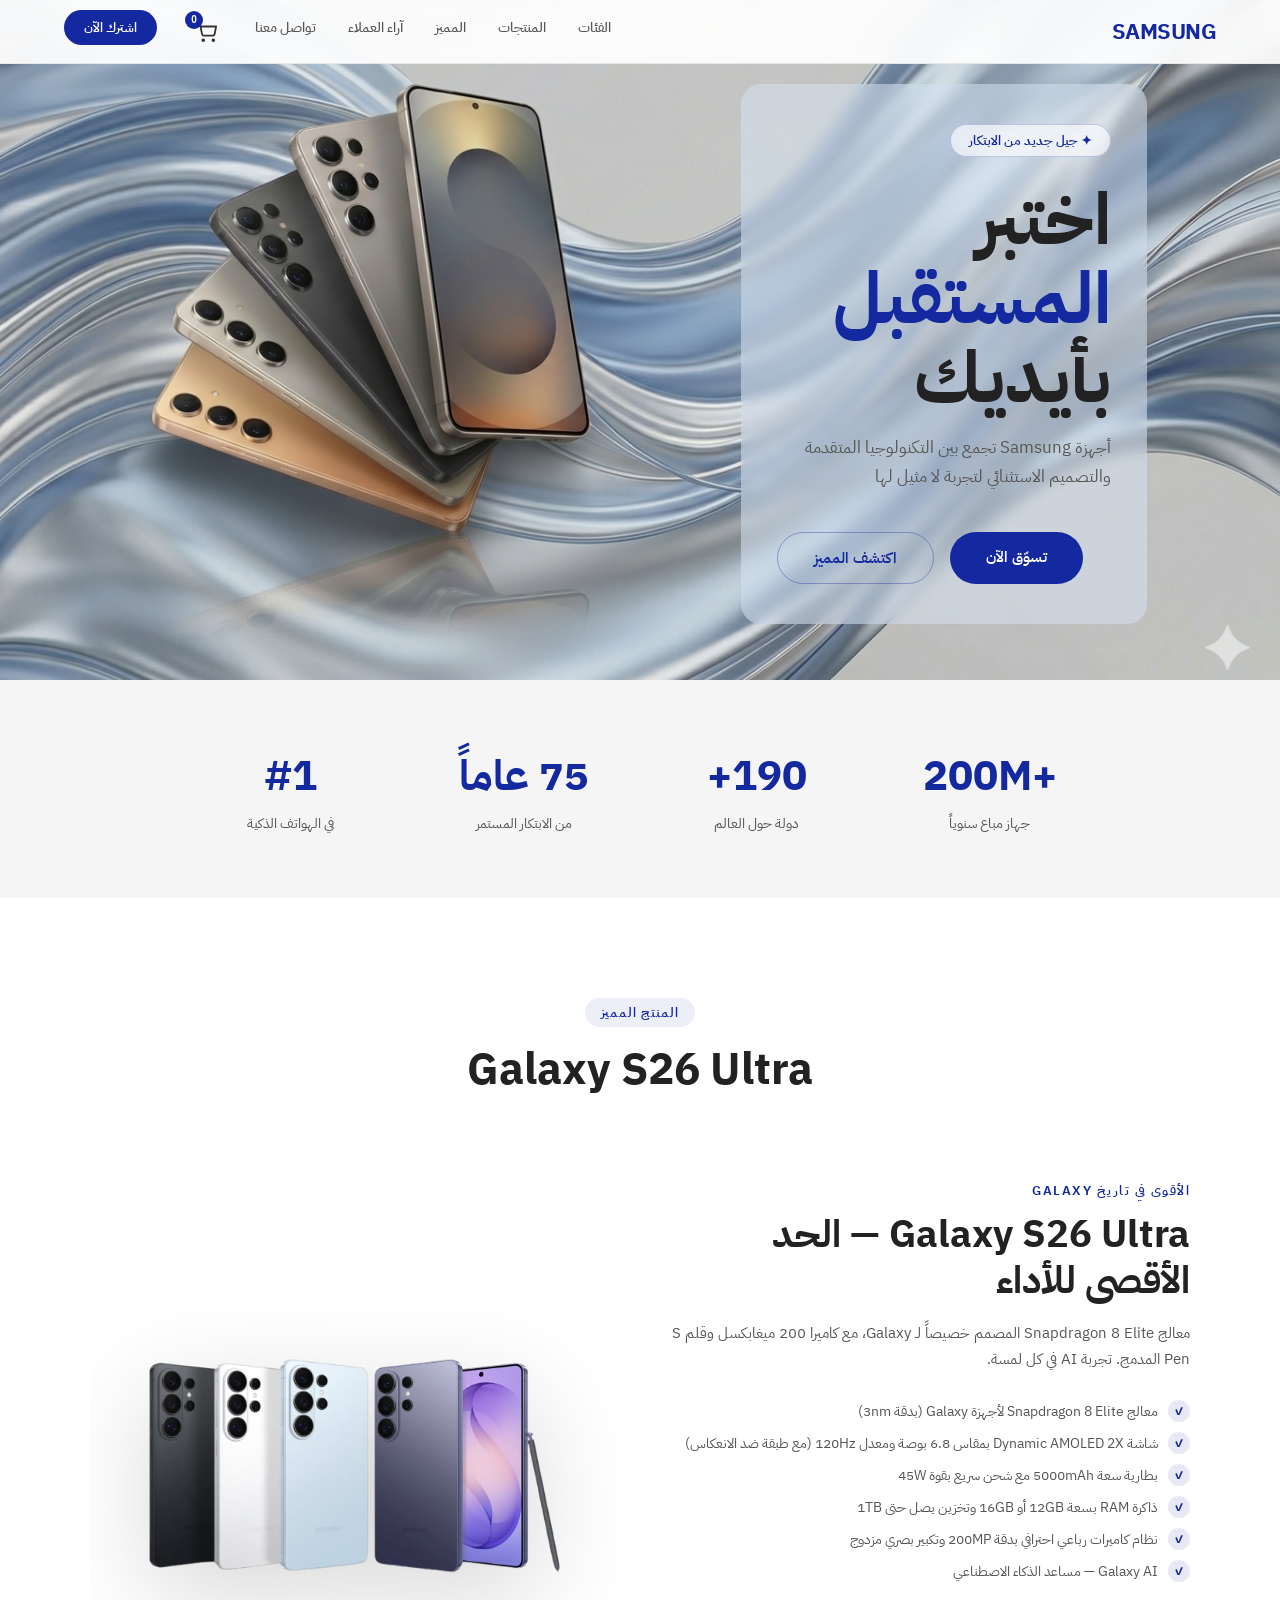
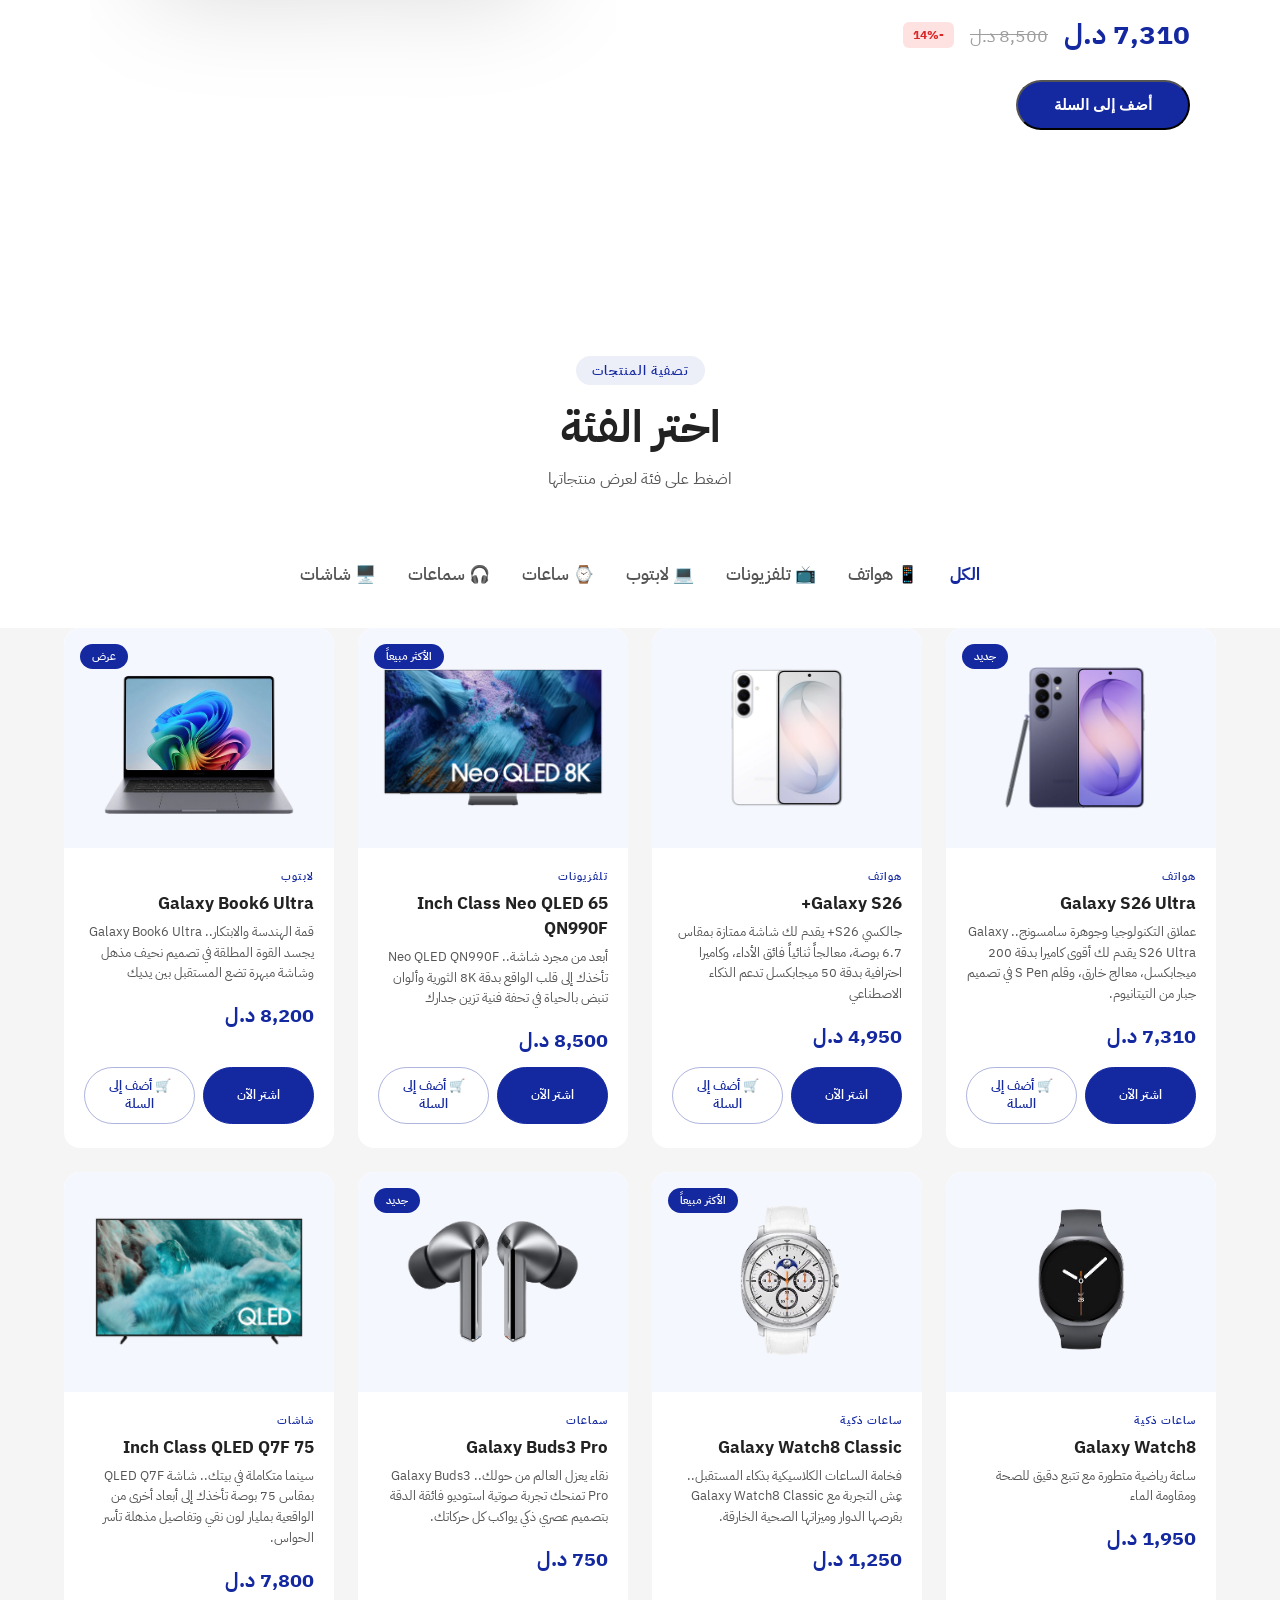
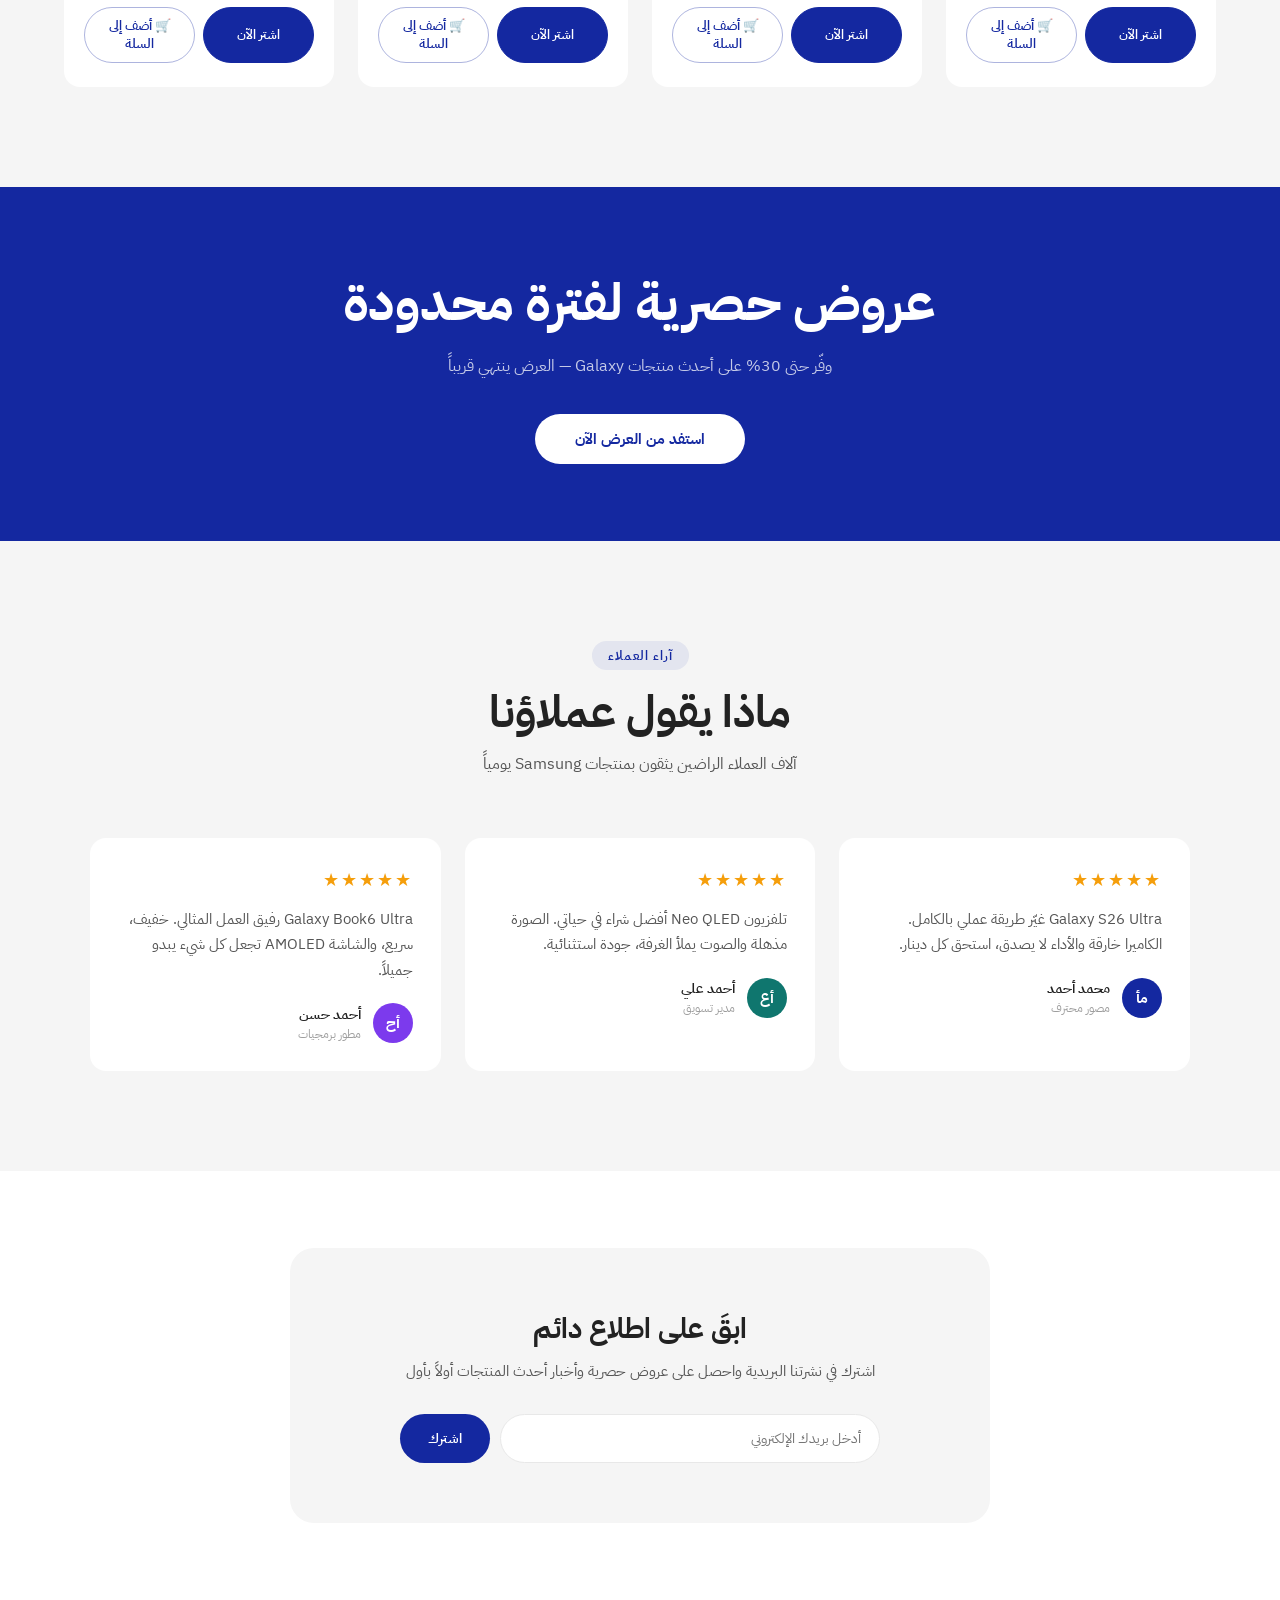
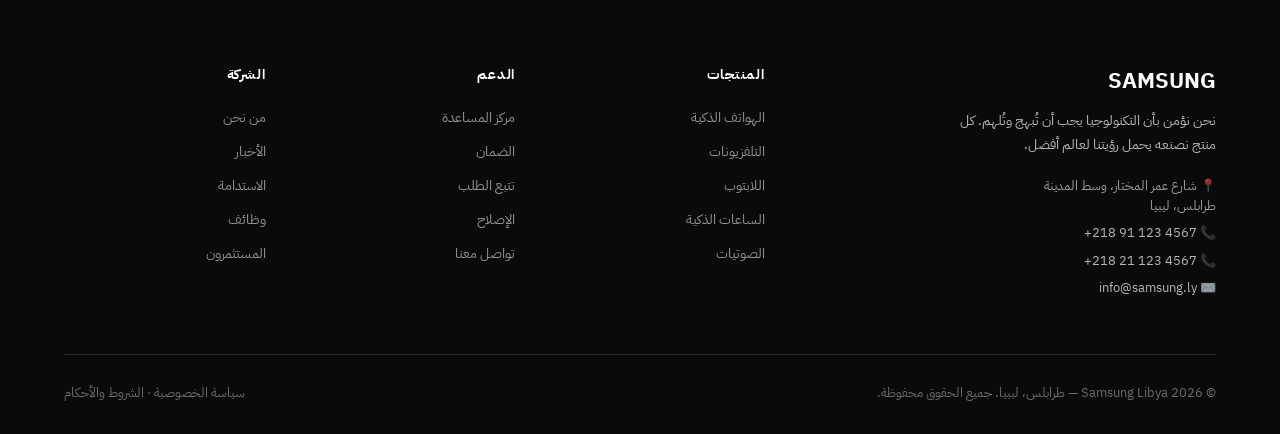
<file: index.html>
<!DOCTYPE html>
<html lang="ar" dir="rtl">
<head>
  <meta charset="UTF-8">
  <meta name="viewport" content="width=device-width, initial-scale=1.0">
  <meta name="description" content="سامسونج - اكتشف أحدث منتجات Samsung من هواتف وتلفزيونات وأجهزة منزلية">
  <meta name="keywords" content="Samsung, سامسونج, هواتف, تلفزيون, أجهزة">
  <meta name="author" content="Samsung Store">
  <title>Samsung - اكتشف الابتكار</title>
  <link rel="preconnect" href="https://fonts.googleapis.com">
  <link href="https://fonts.googleapis.com/css2?family=IBM+Plex+Sans+Arabic:wght@300;400;500;600;700&display=swap" rel="stylesheet">
  <link rel="stylesheet" href="style.css">

</head>
<body>

  <!-- SVG symbols (hidden) -->
  <svg xmlns="http://www.w3.org/2000/svg" style="display:none">
    <symbol id="icon-cart" viewBox="0 0 24 24" fill="none" stroke="currentColor" stroke-width="2" stroke-linecap="round" stroke-linejoin="round">
      <circle cx="9" cy="21" r="1"/><circle cx="20" cy="21" r="1"/>
      <path d="M1 1h4l2.68 13.39a2 2 0 0 0 2 1.61h9.72a2 2 0 0 0 2-1.61L23 6H6"/>
    </symbol>
  </svg>

  <!-- NAVBAR -->
  <nav>
    <a href="#" class="nav-logo">SAMSUNG</a>
    <ul class="nav-links">
      <li><a href="#categories">الفئات</a></li>
      <li><a href="#categories">المنتجات</a></li>
      <li><a href="#featured">المميز</a></li>
      <li><a href="#testimonials">آراء العملاء</a></li>
      <li><a href="contact.html" target="_blank">تواصل معنا</a></li>
      <li>
        <button class="cart-btn" onclick="toggleCart()" aria-label="السلة">
          <svg width="22" height="22"><use href="#icon-cart"/></svg>
          <span class="cart-count" id="cart-count">0</span>
        </button>
      </li>
      <li><a href="#newsletter" class="nav-cta">اشترك الآن</a></li>
    </ul>
    <!-- زر الجوال: السلة + ☰ -->
    <div class="mob-nav-right">
      <button class="cart-btn" onclick="toggleCart()" aria-label="السلة">
        <svg width="22" height="22"><use href="#icon-cart"/></svg>
        <span class="cart-count" id="cart-count-mob">0</span>
      </button>
      <button class="nav-toggle" id="nav-toggle" onclick="toggleMenu()">☰</button>
    </div>
  </nav>

  <!-- MOBILE MENU -->
  <div class="mobile-menu" id="mobile-menu">
    <ul>
      <li><a href="#categories" onclick="closeMenu()">المنتجات</a></li>
      <li><a href="#featured" onclick="closeMenu()">المميز</a></li>
      <li><a href="#testimonials" onclick="closeMenu()">آراء العملاء</a></li>
      <li><a href="contact.html" target="_blank" onclick="closeMenu()">تواصل معنا</a></li>
    </ul>
    <a href="#newsletter" class="mob-cta" onclick="closeMenu()">اشترك الآن</a>
  </div>

  <!-- HERO -->
  <section class="hero">
    <img src="2.png" alt="" class="hero-bg-full" />
    <div class="hero-inner">
      <div class="hero-content">
        <span class="hero-badge">✦ جيل جديد من الابتكار</span>
        <h1>اختبر <span>المستقبل</span><br>بأيديك</h1>
        <p>أجهزة Samsung تجمع بين التكنولوجيا المتقدمة والتصميم الاستثنائي لتجربة لا مثيل لها</p>
        <div class="hero-buttons">
          <a href="#products" class="btn-primary">تسوّق الآن</a>
          <a href="#featured" class="btn-outline">اكتشف المميز</a>
        </div>
      </div>
    </div>
  </section>

  <!-- STATS -->
  <div class="stats">
    <div class="stats-grid">
      <div class="stat-item">
        <h3>+200M</h3>
        <p>جهاز مباع سنوياً</p>
      </div>
      <div class="stat-item">
        <h3>190+</h3>
        <p>دولة حول العالم</p>
      </div>
      <div class="stat-item">
        <h3>75 عاماً</h3>
        <p>من الابتكار المستمر</p>
      </div>
      <div class="stat-item">
        <h3>#1</h3>
        <p>في الهواتف الذكية</p>
      </div>
    </div>
  </div>


  <!-- FEATURED PRODUCT -->
  <section class="featured" id="featured">
    <div class="section-header">
      <span class="section-tag">المنتج المميز</span>
      <h2 class="section-title">Galaxy S26 Ultra</h2>
    </div>
    <div class="featured-grid">
      <div class="featured-info">
        <h3>الأقوى في تاريخ Galaxy</h3>
        <h2>Galaxy S26 Ultra — الحد الأقصى للأداء</h2>
        <p>معالج Snapdragon 8 Elite المصمم خصيصاً لـ Galaxy، مع كاميرا 200 ميغابكسل وقلم S Pen المدمج. تجربة AI في كل لمسة.</p>
        <ul class="specs-list">
          <li>معالج Snapdragon 8 Elite لأجهزة Galaxy (بدقة 3nm)</li>
          <li>شاشة Dynamic AMOLED 2X بمقاس 6.8 بوصة ومعدل 120Hz (مع طبقة ضد الانعكاس)</li>
          <li>بطارية سعة 5000mAh مع شحن سريع بقوة 45W</li>
          <li>ذاكرة RAM بسعة 12GB أو 16GB وتخزين يصل حتى 1TB</li>
          <li>نظام كاميرات رباعي احترافي بدقة 200MP وتكبير بصري مزدوج</li>
          <li>Galaxy AI — مساعد الذكاء الاصطناعي</li>
        </ul>
        <div class="price-row">
          <span class="price">7,310 د.ل</span>
          <span class="price-old">8,500 د.ل</span>
          <span class="discount-badge">-14%</span>
        </div>
        <button type="button" class="btn-primary featured-cart-btn">أضف إلى السلة</button>
      </div>
      <div class="featured-visual">
        <img src="Lineup-removebg-preview.png" alt="Lineup-removebg-preview" class="featured-product-img" />
      </div>
    </div>
  </section>
<!-- FILTER / CATEGORIES SECTION -->
  <span id="products" style="display:none;"></span>
  <section class="search-section" id="categories">
    <div class="section-header">
      <span class="section-tag">تصفية المنتجات</span>
      <h2 class="section-title">اختر الفئة</h2>
      <p class="section-sub">اضغط على فئة لعرض منتجاتها</p>
    </div>
    <div class="search-box">
      <div class="filter-tabs">
        <button class="filter-tab filter-tab-active" onclick="filterProducts('all', event)">الكل</button>
        <button class="filter-tab" onclick="filterProducts('phones', event)">📱 هواتف</button>
        <button class="filter-tab" onclick="filterProducts('tv', event)">📺 تلفزيونات</button>
        <button class="filter-tab" onclick="filterProducts('laptop', event)">💻 لابتوب</button>
        <button class="filter-tab" onclick="filterProducts('watch', event)">⌚ ساعات</button>
        <button class="filter-tab" onclick="filterProducts('audio', event)">🎧 سماعات</button>
        <button class="filter-tab" onclick="filterProducts('screen', event)">🖥️ شاشات</button>
      </div>
    </div>
  </section>

  <!-- PRODUCTS GRID -->
  <section class="products" style="padding-top: 0;">
    <div class="products-grid" id="productsGrid">

      <!-- هواتف -->
      <div class="product-card" data-cat="phones">
        <div class="card-visual card-visual-img">
          <span class="card-badge">جديد</span>
          <img
            src="s26u.jpg"
            alt="s26u"
            class="card-product-img"
          >
        </div>
        <div class="card-body">
          <div class="card-category">هواتف</div>
          <div class="card-title">Galaxy S26 Ultra</div>
          <div class="card-desc">عملاق التكنولوجيا وجوهرة سامسونج.. Galaxy S26 Ultra يقدم لك أقوى كاميرا بدقة 200 ميجابكسل، معالج خارق، وقلم S Pen في تصميم جبار من التيتانيوم.</div>
          <div class="card-price-row"><span class="card-price">7,310 د.ل</span></div>
          <div class="card-footer">
            <a href="#" class="card-btn card-btn-buy">اشتر الآن</a>
            <button class="card-btn card-btn-cart">🛒 أضف إلى السلة</button>
          </div>
        </div>
      </div>

      <div class="product-card" data-cat="phones">
        <div class="card-visual card-visual-img">
          <img
            src="s26p.jpg"
            alt="s26p"
            class="card-product-img"
          >
        </div>
        <div class="card-body">
          <div class="card-category">هواتف</div>
          <div class="card-title">Galaxy S26+</div>
          <div class="card-desc">جالكسي S26+ يقدم لك شاشة ممتازة بمقاس 6.7 بوصة، معالجاً ثنائياً فائق الأداء، وكاميرا احترافية بدقة 50 ميجابكسل تدعم الذكاء الاصطناعي</div>
          <div class="card-price-row"><span class="card-price">4,950 د.ل</span></div>
          <div class="card-footer">
            <a href="#" class="card-btn card-btn-buy">اشتر الآن</a>
            <button class="card-btn card-btn-cart">🛒 أضف إلى السلة</button>
          </div>
        </div>
      </div>

      <!-- تلفزيونات -->
      <div class="product-card" data-cat="tv">
        <div class="card-visual card-visual-img">
          <span class="card-badge">الأكثر مبيعاً</span>
          <img
            src="nqled.png"
            alt="nqled"
            class="card-product-img"
          >
        </div>
        <div class="card-body">
          <div class="card-category">تلفزيونات</div>
          <div class="card-title">65 Inch Class Neo QLED QN990F</div>
          <div class="card-desc">أبعد من مجرد شاشة.. Neo QLED QN990F تأخذك إلى قلب الواقع بدقة 8K الثورية وألوان تنبض بالحياة في تحفة فنية تزين جدارك</div>
          <div class="card-price-row"><span class="card-price">8,500 د.ل</span></div>
          <div class="card-footer">
            <a href="#" class="card-btn card-btn-buy">اشتر الآن</a>
            <button class="card-btn card-btn-cart">🛒 أضف إلى السلة</button>
          </div>
        </div>
      </div>

      <!-- لابتوب -->
      <div class="product-card" data-cat="laptop">
        <div class="card-visual card-visual-img">
          <span class="card-badge">عرض</span>
          <img
            src="us-galaxy-book6-ultra-16-inch-np960ujhe-np960ujh-xg2us-551616194-removebg-preview.png"
            alt="us-galaxy-book6-ultra-16-inch-np960ujhe-np960ujh-xg2us-551616194-removebg-preview"
            class="card-product-img"
          >
        </div>
        <div class="card-body">
          <div class="card-category">لابتوب</div>
          <div class="card-title">Galaxy Book6 Ultra</div>
          <div class="card-desc">قمة الهندسة والابتكار.. Galaxy Book6 Ultra يجسد القوة المطلقة في تصميم نحيف مذهل وشاشة مبهرة تضع المستقبل بين يديك</div>
          <div class="card-price-row"><span class="card-price">8,200 د.ل</span></div>
          <div class="card-footer">
            <a href="#" class="card-btn card-btn-buy">اشتر الآن</a>
            <button class="card-btn card-btn-cart">🛒 أضف إلى السلة</button>
          </div>
        </div>
      </div>

      <!-- ساعات -->
      <div class="product-card" data-cat="watch">
        <div class="card-visual card-visual-img card-visual-video"
             onmouseenter="playCardVideo(this)"
             onmouseleave="pauseCardVideo(this)">
          <img
            src="videoframe_10000-removebg-preview.png"
            alt="videoframe_10000"
            class="card-product-img card-img-default"
          >
          <video
            src="watch-ultra.mp4"
            class="card-product-video"
            muted
            playsinline
            loop
            preload="none"
          ></video>
        </div>
        <div class="card-body">
          <div class="card-category">ساعات ذكية</div>
          <div class="card-title">Galaxy Watch8</div>
          <div class="card-desc">ساعة رياضية متطورة مع تتبع دقيق للصحة ومقاومة الماء</div>
          <div class="card-price-row"><span class="card-price">1,950 د.ل</span></div>
          <div class="card-footer">
            <a href="#" class="card-btn card-btn-buy">اشتر الآن</a>
            <button class="card-btn card-btn-cart">🛒 أضف إلى السلة</button>
          </div>
        </div>
      </div>

      <div class="product-card" data-cat="watch">
        <div class="card-visual card-visual-img card-visual-video"
             onmouseenter="playCardVideo(this)"
             onmouseleave="pauseCardVideo(this)">
          <span class="card-badge">الأكثر مبيعاً</span>
          <img
            src="videoframe_10000__12_-removebg-preview.png"
            alt="Galaxy Watch8 Classic"
            class="card-product-img card-img-default watch-img"
          >
          <video
            src="11_Watch8-Classic-White-46mm-800x600.mp4"
            class="card-product-video"
            muted
            playsinline
            loop
            preload="none"
          ></video>
        </div>
        <div class="card-body">
          <div class="card-category">ساعات ذكية</div>
          <div class="card-title">Galaxy Watch8 Classic</div>
          <div class="card-desc" >فخامة الساعات الكلاسيكية بذكاء المستقبل.. عِش التجربة مع Galaxy Watch8 Classic بقرصها الدوار وميزاتها الصحية الخارقة.</div>
          <div class="card-price-row"><span class="card-price">1,250 د.ل</span></div>
          <div class="card-footer">
            <a href="#" class="card-btn card-btn-buy">اشتر الآن</a>
            <button class="card-btn card-btn-cart">🛒 أضف إلى السلة</button>
          </div>
        </div>
      </div>

      <!-- سماعات -->
      <div class="product-card" data-cat="audio">
        <div class="card-visual card-visual-img">
          <span class="card-badge">جديد</span>
          <img
            src="qa1-removebg-preview.png"
            alt="Galaxy Buds3 Pro"
            class="card-product-img"
          >
        </div>
        <div class="card-body">
          <div class="card-category">سماعات</div>
          <div class="card-title">Galaxy Buds3 Pro</div>
          <div class="card-desc">نقاء يعزل العالم من حولك.. Galaxy Buds3 Pro تمنحك تجربة صوتية استوديو فائقة الدقة بتصميم عصري ذكي يواكب كل حركاتك.</div>
          <div class="card-price-row"><span class="card-price">750 د.ل</span></div>
          <div class="card-footer">
            <a href="#" class="card-btn card-btn-buy">اشتر الآن</a>
            <button class="card-btn card-btn-cart">🛒 أضف إلى السلة</button>
          </div>
        </div>
      </div>

      <!-- شاشات -->
      <div class="product-card" data-cat="screen">
        <div class="card-visual card-visual-img">
          <img
            src="us-qled-q7f-543508-qn75q7faafxza-545864238.png"
            alt="75 Inch Class QLED Q7F"
            class="card-product-img odyssey-img"
          >
        </div>
        <div class="card-body">
          <div class="card-category">شاشات</div>
          <div class="card-title">75 Inch Class QLED Q7F</div>
          <div class="card-desc">سينما متكاملة في بيتك.. شاشة QLED Q7F بمقاس 75 بوصة تأخذك إلى أبعاد أخرى من الواقعية بمليار لون نقي وتفاصيل مذهلة تأسر الحواس.</div>
          <div class="card-price-row"><span class="card-price">7,800 د.ل</span></div>
          <div class="card-footer">
            <a href="#" class="card-btn card-btn-buy">اشتر الآن</a>
            <button class="card-btn card-btn-cart">🛒 أضف إلى السلة</button>
          </div>
        </div>
      </div>

    </div>
  </section>

  <!-- PROMO BANNER -->
  <section class="promo-banner">
    <h2>عروض حصرية لفترة محدودة</h2>
    <p>وفّر حتى 30% على أحدث منتجات Galaxy — العرض ينتهي قريباً</p>
    <a href="#products" class="btn-white">استفد من العرض الآن</a>
  </section>

  <!-- TESTIMONIALS -->
  <section class="testimonials" id="testimonials">
    <div class="section-header">
      <span class="section-tag">آراء العملاء</span>
      <h2 class="section-title">ماذا يقول عملاؤنا</h2>
      <p class="section-sub">آلاف العملاء الراضين يثقون بمنتجات Samsung يومياً</p>
    </div>
    <div class="t-grid">
      <div class="t-card">
        <div class="t-stars">★★★★★</div>
        <p class="t-text">Galaxy S26 Ultra غيّر طريقة عملي بالكامل. الكاميرا خارقة والأداء لا يصدق، استحق كل دينار.</p>
        <div class="t-author">
          <div class="t-avatar" style="background: var(--blue);">مأ</div>
          <div>
            <div class="t-name">محمد أحمد</div>
            <div class="t-role">مصور محترف</div>
          </div>
        </div>
      </div>
      <div class="t-card">
        <div class="t-stars">★★★★★</div>
        <p class="t-text">تلفزيون Neo QLED أفضل شراء في حياتي. الصورة مذهلة والصوت يملأ الغرفة، جودة استثنائية.</p>
        <div class="t-author">
          <div class="t-avatar" style="background: #0f766e;">أع</div>
          <div>
            <div class="t-name">أحمد علي</div>
            <div class="t-role">مدير تسويق</div>
          </div>
        </div>
      </div>
      <div class="t-card">
        <div class="t-stars">★★★★★</div>
        <p class="t-text">Galaxy Book6 Ultra رفيق العمل المثالي. خفيف، سريع، والشاشة AMOLED تجعل كل شيء يبدو جميلاً.</p>
        <div class="t-author">
          <div class="t-avatar" style="background: #7c3aed;">أح</div>
          <div>
            <div class="t-name">أحمد حسن</div>
            <div class="t-role">مطور برمجيات</div>
          </div>
        </div>
      </div>
    </div>
  </section>

  <!-- NEWSLETTER -->
  <section class="newsletter" id="newsletter">
    <div class="newsletter-box">
      <h2>ابقَ على اطلاع دائم</h2>
      <p>اشترك في نشرتنا البريدية واحصل على عروض حصرية وأخبار أحدث المنتجات أولاً بأول</p>
      <div class="form-row">
        <input type="email" placeholder="أدخل بريدك الإلكتروني">
        <button type="button">اشترك</button>
      </div>
    </div>
  </section>

  <!-- FOOTER -->
  <footer>
    <div class="footer-grid">
      <div class="footer-brand">
        <h3>SAMSUNG</h3>
        <p>نحن نؤمن بأن التكنولوجيا يجب أن تُبهج وتُلهم. كل منتج نصنعه يحمل رؤيتنا لعالم أفضل.</p>
        <address class="footer-address">
          <p>📍 شارع عمر المختار، وسط المدينة<br>طرابلس، ليبيا</p>
          <p>📞 <a href="tel:+218911234567">‎+218 91 123 4567</a></p>
          <p>📞 <a href="tel:+218211234567">‎+218 21 123 4567</a></p>
          <p>✉️ <a href="mailto:info@samsung.ly">info@samsung.ly</a></p>
        </address>
      </div>
      <div class="footer-col">
        <h4>المنتجات</h4>
        <ul>
          <li><a href="#">الهواتف الذكية</a></li>
          <li><a href="#">التلفزيونات</a></li>
          <li><a href="#">اللابتوب</a></li>
          <li><a href="#">الساعات الذكية</a></li>
          <li><a href="#">الصوتيات</a></li>
        </ul>
      </div>
      <div class="footer-col">
        <h4>الدعم</h4>
        <ul>
          <li><a href="#">مركز المساعدة</a></li>
          <li><a href="#">الضمان</a></li>
          <li><a href="#">تتبع الطلب</a></li>
          <li><a href="#">الإصلاح</a></li>
          <li><a href="#">تواصل معنا</a></li>
        </ul>
      </div>
      <div class="footer-col">
        <h4>الشركة</h4>
        <ul>
          <li><a href="#">من نحن</a></li>
          <li><a href="#">الأخبار</a></li>
          <li><a href="#">الاستدامة</a></li>
          <li><a href="#">وظائف</a></li>
          <li><a href="#">المستثمرون</a></li>
        </ul>
      </div>
    </div>
    <div class="footer-bottom">
      <span>© 2026 Samsung Libya — طرابلس، ليبيا. جميع الحقوق محفوظة.</span>
      <span>سياسة الخصوصية · الشروط والأحكام</span>
    </div>
  </footer>


  <script>
    function playCardVideo(el) {
      const video = el.querySelector('.card-product-video');
      if (!video) return;
      video.load();
      const p = video.play();
      if (p !== undefined) {
        p.then(() => { el.classList.add('playing'); }).catch(() => {});
      } else {
        el.classList.add('playing');
      }
    }
    function pauseCardVideo(el) {
      const video = el.querySelector('.card-product-video');
      if (!video) return;
      el.classList.remove('playing');
      video.pause();
      video.currentTime = 0;
    }

    // Mobile touch support
    document.querySelectorAll('.card-visual-video').forEach(el => {
      el.addEventListener('touchstart', function(e) {
        if (el.classList.contains('playing')) {
          pauseCardVideo(el);
        } else {
          // pause any other playing videos first
          document.querySelectorAll('.card-visual-video.playing').forEach(other => pauseCardVideo(other));
          playCardVideo(el);
        }
      }, { passive: true });
    });
  </script>
  <script src="script.js"></script>
</body>
</html>
</file>
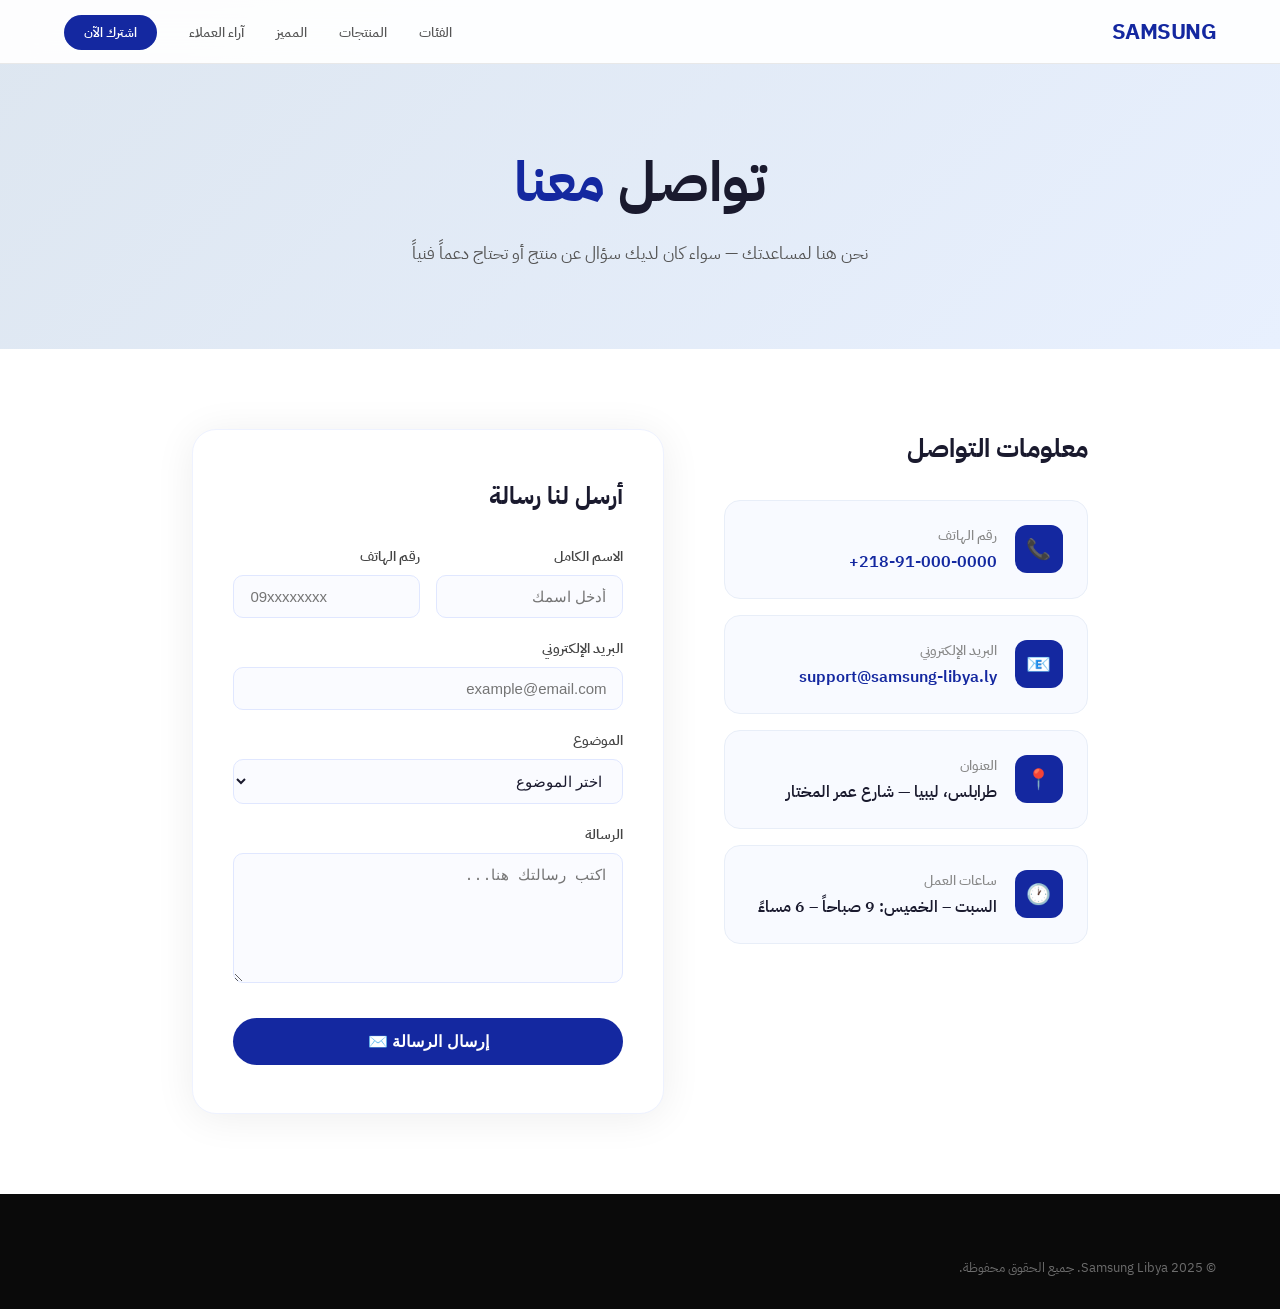
<file: contact.html>
<!DOCTYPE html>
<html lang="ar" dir="rtl">
<head>
  <meta charset="UTF-8" />
  <meta name="viewport" content="width=device-width, initial-scale=1.0" />
  <title>تواصل معنا — Samsung Libya</title>

  <link rel="preconnect" href="https://fonts.googleapis.com">
  <link href="https://fonts.googleapis.com/css2?family=IBM+Plex+Sans+Arabic:wght@300;400;500;600;700&display=swap" rel="stylesheet">
  <link rel="stylesheet" href="style.css" />
  <link rel="stylesheet" href="contact.css" />
</head>

<body>

  <!-- NAV -->
  <nav>
    <a href="index.html" class="nav-logo">SAMSUNG</a>

    <ul class="nav-links">
      <li><a href="index.html#categories">الفئات</a></li>
      <li><a href="index.html#products">المنتجات</a></li>
      <li><a href="index.html#featured">المميز</a></li>
      <li><a href="index.html#testimonials">آراء العملاء</a></li>
      <li><a href="index.html#newsletter" class="nav-cta">اشترك الآن</a></li>
    </ul>

    <button
      class="nav-hamburger"
      id="nav-hamburger"
      aria-label="فتح القائمة"
      onclick="toggleMenu()"
    >
      <span></span>
      <span></span>
      <span></span>
    </button>
  </nav>

  <!-- MOBILE DRAWER -->
  <div class="mobile-menu" id="nav-drawer">
    <ul>
      <li><a href="index.html#categories" onclick="closeMenu()">الفئات</a></li>
      <li><a href="index.html#products" onclick="closeMenu()">المنتجات</a></li>
      <li><a href="index.html#featured" onclick="closeMenu()">المميز</a></li>
      <li><a href="index.html#testimonials" onclick="closeMenu()">آراء العملاء</a></li>
    </ul>
    <a href="index.html#newsletter" class="mob-cta" onclick="closeMenu()">اشترك الآن</a>
  </div>
  <div id="nav-overlay" style="display:none;position:fixed;inset:0;z-index:99;background:rgba(0,0,0,0.3);" onclick="closeMobileMenu()"></div>

  <!-- HERO -->
  <div class="contact-hero">
    <h1>تواصل <span>معنا</span></h1>

    <p>
      نحن هنا لمساعدتك — سواء كان لديك سؤال عن منتج أو تحتاج دعماً فنياً
    </p>
  </div>

  <!-- CONTACT SECTION -->
  <div class="contact-section">

    <!-- معلومات التواصل -->
    <div class="contact-info">

      <h2>معلومات التواصل</h2>

      <div class="info-card">
        <div class="info-icon">📞</div>

        <div class="info-text">
          <h4>رقم الهاتف</h4>
          <p>
            <a href="tel:+218910000000">218-91-000-0000+</a>
          </p>
        </div>
      </div>

      <div class="info-card">
        <div class="info-icon">📧</div>

        <div class="info-text">
          <h4>البريد الإلكتروني</h4>
          <p>
            <a href="mailto:support@samsung-libya.ly">
              support@samsung-libya.ly
            </a>
          </p>
        </div>
      </div>

      <div class="info-card">
        <div class="info-icon">📍</div>

        <div class="info-text">
          <h4>العنوان</h4>
          <p>طرابلس، ليبيا — شارع عمر المختار</p>
        </div>
      </div>

      <div class="info-card">
        <div class="info-icon">🕐</div>

        <div class="info-text">
          <h4>ساعات العمل</h4>
          <p>السبت – الخميس: 9 صباحاً – 6 مساءً</p>
        </div>
      </div>

    </div>

    <!-- الفورم -->
    <div class="contact-form-wrap">

      <h2>أرسل لنا رسالة</h2>

      <div class="form-row">

        <div class="form-group">
          <label>الاسم الكامل</label>
          <input type="text" id="name" placeholder="أدخل اسمك" />
        </div>

        <div class="form-group">
          <label>رقم الهاتف</label>
          <input type="tel" id="phone" placeholder="09xxxxxxxx" />
        </div>

      </div>

      <div class="form-group">
        <label>البريد الإلكتروني</label>

        <input
          type="email"
          id="email"
          placeholder="example@email.com"
        />
      </div>

      <div class="form-group">
        <label>الموضوع</label>

        <select id="subject">
          <option value="">اختر الموضوع</option>
          <option>استفسار عن منتج</option>
          <option>دعم فني</option>
          <option>طلب ضمان</option>
          <option>شكوى</option>
          <option>أخرى</option>
        </select>
      </div>

      <div class="form-group">
        <label>الرسالة</label>

        <textarea
          id="message"
          placeholder="اكتب رسالتك هنا..."
        ></textarea>
      </div>

      <button
        class="submit-btn"
        id="submit-btn"
        onclick="sendMessage()"
      >
        إرسال الرسالة ✉️
      </button>

      <div class="success-msg" id="success-msg"></div>

    </div>

  </div>

  <!-- سجل الرسائل -->
  <div class="messages-section" id="messages-section">

    <div class="messages-header">

      <h2>
        📋 سجل الرسائل
        <span class="msg-count" id="msg-count"></span>
      </h2>

      <button class="clear-all-btn" onclick="clearAllMessages()">
        🗑 مسح الكل
      </button>

    </div>

    <div class="messages-list" id="messages-list"></div>

    <p class="no-messages" id="no-messages">
      لا توجد رسائل محفوظة بعد.
    </p>

  </div>

  <!-- FOOTER -->
  <footer>
    <div class="footer-bottom" style="border-top:none;padding-top:0;">
      <span>© 2025 Samsung Libya. جميع الحقوق محفوظة.</span>
    </div>
  </footer>

  <script src="contact.js"></script>

</body>
</html>
</file>
<file: style.css>
/* ========================================
   Samsung Libya — style.css
   ======================================== */

/* ==========================================================================
   1. CSS VARIABLES
   ========================================================================== */

:root {
  --black:       #0a0a0a;
  --white:       #ffffff;
  --white-70:    rgba(255, 255, 255, 0.7);
  --blue:        #1428a0;
  --blue-light:  #2541c0;
  --gray-100:    #f5f5f5;
  --gray-200:    #e8e8e8;
  --gray-400:    #9e9e9e;
  --gray-600:    #555555;
  --gray-700:    #333333;
  --gray-800:    #222222;
  --card-bg:     #f0f3fa;
  --radius:      16px;
  --transition:  0.35s cubic-bezier(0.4, 0, 0.2, 1);
}


/* ==========================================================================
   2. RESET & BASE
   ========================================================================== */

* {
  margin: 0;
  padding: 0;
  box-sizing: border-box;
}

html {
  scroll-behavior: smooth;
}

body {
  font-family: 'IBM Plex Sans Arabic', sans-serif;
  background: var(--white);
  color: var(--black);
  direction: rtl;
  overflow-x: hidden;
}


/* ==========================================================================
   3. NAVBAR
   ========================================================================== */

nav {
  position: fixed;
  top: 0;
  right: 0;
  left: 0;
  z-index: 100;
  background: rgba(255, 255, 255, 0.92);
  backdrop-filter: blur(16px);
  border-bottom: 1px solid var(--gray-200);
  display: flex;
  align-items: center;
  justify-content: space-between;
  padding: 0 5%;
  height: 64px;
  transition: background var(--transition);
}

.nav-logo {
  font-size: 22px;
  font-weight: 700;
  color: var(--blue);
  letter-spacing: -0.5px;
  text-decoration: none;
}

.nav-links {
  display: flex;
  list-style: none;
  gap: 32px;
}

.nav-links a {
  text-decoration: none;
  color: var(--gray-600);
  font-size: 14px;
  font-weight: 500;
  transition: color var(--transition);
  position: relative;
}

.nav-links a::after {
  content: '';
  position: absolute;
  bottom: -4px;
  right: 0;
  width: 0;
  height: 2px;
  background: var(--blue);
  transition: width var(--transition);
}

.nav-links a:hover           { color: var(--blue); }
.nav-links a:hover::after    { width: 100%; }

.nav-links a.nav-cta {
  background: var(--blue);
  color: var(--white);
  padding: 8px 20px;
  border-radius: 50px;
  font-size: 13px;
  font-weight: 600;
  transition: background var(--transition), transform var(--transition);
}

.nav-links a.nav-cta:hover {
  background: var(--blue-light);
  color: var(--white);
  transform: translateY(-1px);
}

.nav-links a.nav-cta::after { display: none; }

/* Mobile nav toggle */
.mob-nav-right {
  display: none;
  align-items: center;
  gap: 4px;
}

.nav-toggle {
  background: none;
  border: none;
  font-size: 26px;
  color: var(--blue);
  cursor: pointer;
  padding: 4px 8px;
  line-height: 1;
}

/* Mobile drawer */
.mobile-menu {
  display: none;
  position: fixed;
  top: 64px;
  right: 0;
  left: 0;
  background: var(--white);
  z-index: 999;
  padding: 8px 5% 20px;
  box-shadow: 0 8px 24px rgba(0, 0, 0, 0.12);
  border-top: 1px solid var(--gray-200);
}

.mobile-menu.active { display: block; }

.mobile-menu ul { list-style: none; }

.mobile-menu ul li a {
  display: block;
  padding: 14px 8px;
  font-size: 16px;
  font-weight: 500;
  color: var(--gray-800);
  text-decoration: none;
  border-bottom: 1px solid var(--gray-200);
}

.mobile-menu ul li a:hover { color: var(--blue); }

.mobile-menu .mob-cta {
  display: block;
  margin-top: 16px;
  background: var(--blue);
  color: var(--white);
  text-align: center;
  padding: 14px;
  border-radius: 50px;
  font-weight: 700;
  font-size: 15px;
  text-decoration: none;
}

/* Cart button */
.cart-btn {
  position: relative;
  background: none;
  border: none;
  cursor: pointer;
  color: var(--gray-700);
  padding: 6px;
  display: flex;
  align-items: center;
  justify-content: center;
  transition: color var(--transition);
}

.cart-btn:hover { color: var(--blue); }

.cart-count {
  position: absolute;
  top: -4px;
  left: -4px;
  background: var(--blue);
  color: var(--white);
  font-size: 10px;
  font-weight: 700;
  min-width: 18px;
  height: 18px;
  border-radius: 50%;
  display: flex;
  align-items: center;
  justify-content: center;
  line-height: 1;
  padding: 0 3px;
  transition: transform 0.2s;
}

.cart-count.bump { transform: scale(1.4); }


/* ==========================================================================
   4. HERO
   ========================================================================== */

.hero {
  min-height: 580px;
  height: 100vh;
  max-height: 680px;
  background: #d6e2f0;
  display: flex;
  align-items: center;
  justify-content: center;
  padding-top: 64px;
  position: relative;
  overflow: hidden;
}

.hero-bg-full {
  position: absolute;
  inset: 0;
  width: 100%;
  height: 100%;
  object-fit: cover;
  object-position: left center;
  z-index: 0;
  display: block;
}

.hero-inner {
  display: flex;
  align-items: center;
  justify-content: flex-start;
  width: 100%;
  max-width: 1200px;
  height: 100%;
  position: relative;
  z-index: 1;
  padding: 0 6%;
}

.hero-content {
  flex: 0 0 40%;
  text-align: right;
  background: rgba(214, 226, 240, 0.55);
  backdrop-filter: blur(6px);
  border-radius: 20px;
  padding: clamp(20px, 4vw, 40px) clamp(16px, 4vw, 36px);
  margin-top: clamp(20px, 5vw, 80px);
  animation: fadeInUp 0.9s ease 0.1s both;
}

.hero-badge {
  display: inline-block;
  background: rgba(255, 255, 255, 0.60);
  color: var(--blue);
  border: 1px solid rgba(20, 40, 160, 0.22);
  padding: 6px 18px;
  border-radius: 50px;
  font-size: 13px;
  font-weight: 600;
  margin-bottom: 24px;
  backdrop-filter: blur(8px);
  animation: fadeInDown 0.8s ease forwards;
}

.hero h1 {
  font-size: clamp(26px, 6vw, 72px);
  font-weight: 700;
  color: var(--gray-800);
  line-height: 1.1;
  margin-bottom: 16px;
}

.hero h1 span { color: var(--blue); }

.hero p {
  font-size: clamp(13px, 2vw, 17px);
  color: var(--gray-600);
  max-width: 400px;
  margin: 0 0 clamp(20px, 4vw, 40px);
  line-height: 1.7;
}

.hero-buttons {
  display: flex;
  gap: 16px;
  flex-wrap: wrap;
  justify-content: flex-end;
  animation: fadeInUp 1s ease 0.3s both;
}


/* ==========================================================================
   5. BUTTONS
   ========================================================================== */

.btn-primary {
  background: var(--blue);
  color: var(--white);
  padding: 14px 36px;
  border-radius: 50px;
  text-decoration: none;
  font-size: 15px;
  font-weight: 600;
  display: inline-block;
  transition: background var(--transition), transform var(--transition), box-shadow var(--transition);
}

.btn-primary:hover {
  background: var(--blue-light);
  transform: translateY(-2px);
  box-shadow: 0 12px 32px rgba(20, 40, 160, 0.4);
}

.btn-outline {
  background: transparent;
  color: var(--blue);
  padding: 14px 36px;
  border-radius: 50px;
  text-decoration: none;
  font-size: 15px;
  font-weight: 600;
  border: 1.5px solid rgba(20, 40, 160, 0.35);
  display: inline-block;
  transition: border-color var(--transition), transform var(--transition), background var(--transition);
}

.btn-outline:hover {
  border-color: var(--blue);
  background: rgba(20, 40, 160, 0.06);
  transform: translateY(-2px);
}

.btn-white {
  background: var(--white);
  color: var(--blue);
  padding: 14px 40px;
  border-radius: 50px;
  text-decoration: none;
  font-size: 15px;
  font-weight: 700;
  display: inline-block;
  transition: transform var(--transition), box-shadow var(--transition);
}

.btn-white:hover {
  transform: translateY(-2px);
  box-shadow: 0 12px 32px rgba(0, 0, 0, 0.2);
}


/* ==========================================================================
   6. STATS
   ========================================================================== */

.stats {
  background: var(--gray-100);
  padding: clamp(32px, 5vw, 64px) 5%;
}

.stats-grid {
  display: grid;
  grid-template-columns: repeat(auto-fit, minmax(130px, 1fr));
  gap: clamp(16px, 3vw, 32px);
  max-width: 900px;
  margin: 0 auto;
  text-align: center;
}

.stat-item h3 {
  font-size: clamp(26px, 5vw, 42px);
  font-weight: 700;
  color: var(--blue);
  margin-bottom: 6px;
}

.stat-item p {
  font-size: clamp(12px, 1.5vw, 14px);
  color: var(--gray-600);
  font-weight: 400;
}


/* ==========================================================================
   7. SECTION COMMON
   ========================================================================== */

section { padding: clamp(48px, 8vw, 100px) 5%; }

.section-header {
  text-align: center;
  margin-bottom: 60px;
}

.section-tag {
  display: inline-block;
  background: rgba(20, 40, 160, 0.08);
  color: var(--blue);
  padding: 5px 16px;
  border-radius: 50px;
  font-size: 13px;
  font-weight: 600;
  margin-bottom: 16px;
  text-transform: uppercase;
  letter-spacing: 1px;
}

.section-title {
  font-size: clamp(28px, 4vw, 44px);
  font-weight: 700;
  color: var(--gray-800);
  margin-bottom: 12px;
  line-height: 1.2;
}

.section-sub {
  font-size: 16px;
  color: var(--gray-600);
  max-width: 520px;
  margin: 0 auto;
  line-height: 1.7;
}


/* ==========================================================================
   8. FEATURED PRODUCT
   ========================================================================== */

.featured { background: var(--white); }

.featured-grid {
  display: grid;
  grid-template-columns: 1fr 1fr;
  gap: 48px;
  align-items: center;
  max-width: 1100px;
  margin: 0 auto;
}

.featured-visual {
  border-radius: var(--radius);
  text-align: center;
  position: relative;
  overflow: hidden;
  padding: 0;
  background: transparent;
}

.featured-img-bg {
  background: var(--card-bg);
  border-radius: var(--radius);
  position: relative;
  overflow: hidden;
  min-height: clamp(280px, 50vw, 600px);
  display: flex;
  align-items: center;
  justify-content: center;
}

.featured-img-bg::before {
  content: '';
  position: absolute;
  top: -80px;
  right: -80px;
  width: 300px;
  height: 300px;
  background: radial-gradient(circle, rgba(20, 40, 160, 0.12) 0%, transparent 70%);
  pointer-events: none;
}

.featured-img-bg::after {
  content: '';
  position: absolute;
  bottom: -60px;
  left: -40px;
  width: 220px;
  height: 220px;
  background: radial-gradient(circle, rgba(59, 130, 246, 0.15) 0%, transparent 70%);
  pointer-events: none;
}

.featured-product-img {
  width: 100%;
  height: clamp(280px, 50vw, 600px);
  object-fit: contain;
  object-position: center;
  display: block;
  margin: 0 auto;
  position: relative;
  z-index: 2;
  border-radius: var(--radius);
  filter: drop-shadow(0 30px 50px rgba(0, 0, 0, 0.15));
  transition: transform 0.5s cubic-bezier(0.4, 0, 0.2, 1);
}

.featured-visual:hover .featured-product-img {
  transform: translateY(-10px) scale(1.03);
}

/* Fallback placeholder (no image) */
.product-img-placeholder {
  width: 220px;
  height: 380px;
  background: linear-gradient(160deg, #e0e7ff 0%, #c7d2fe 100%);
  border-radius: 28px;
  margin: 0 auto;
  display: flex;
  align-items: center;
  justify-content: center;
  font-size: 64px;
  color: var(--blue);
  font-weight: 700;
  box-shadow: 0 24px 48px rgba(20, 40, 160, 0.2);
  position: relative;
  z-index: 1;
  transition: transform var(--transition);
}

.featured-visual:hover .product-img-placeholder {
  transform: translateY(-8px) rotate(-1deg);
}

.featured-info h3 {
  font-size: 13px;
  color: var(--blue);
  font-weight: 600;
  text-transform: uppercase;
  letter-spacing: 1.5px;
  margin-bottom: 12px;
}

.featured-info h2 {
  font-size: clamp(24px, 3.5vw, 38px);
  font-weight: 700;
  color: var(--gray-800);
  line-height: 1.2;
  margin-bottom: 16px;
}

.featured-info p {
  font-size: 15px;
  color: var(--gray-600);
  line-height: 1.75;
  margin-bottom: 28px;
}

.specs-list {
  list-style: none;
  display: flex;
  flex-direction: column;
  gap: 10px;
  margin-bottom: 32px;
}

.specs-list li {
  display: flex;
  align-items: center;
  gap: 10px;
  font-size: 14px;
  color: var(--gray-600);
}

.specs-list li::before {
  content: '✓';
  width: 22px;
  height: 22px;
  background: rgba(20, 40, 160, 0.1);
  color: var(--blue);
  border-radius: 50%;
  display: flex;
  align-items: center;
  justify-content: center;
  font-size: 11px;
  font-weight: 700;
  flex-shrink: 0;
}

.price-row {
  display: flex;
  align-items: center;
  gap: 16px;
  margin-bottom: 24px;
}

.price {
  font-size: 28px;
  font-weight: 700;
  color: var(--blue);
}

.price-old {
  font-size: 18px;
  color: var(--gray-400);
  text-decoration: line-through;
}

.discount-badge {
  background: #fee2e2;
  color: #dc2626;
  padding: 4px 10px;
  border-radius: 6px;
  font-size: 12px;
  font-weight: 700;
}


/* ==========================================================================
   9. SEARCH & FILTER TABS
   ========================================================================== */

.search-section {
  background: var(--white);
  padding-bottom: 32px;
}

.search-box {
  max-width: 800px;
  margin: 0 auto;
}

.filter-tabs {
  display: flex;
  gap: 4px;
  flex-wrap: nowrap;
  justify-content: center;
}

.filter-tab {
  background: transparent;
  border: none;
  color: var(--gray-600);
  padding: 9px 14px;
  border-radius: 50px;
  font-size: 17px;
  font-weight: 600;
  font-family: 'IBM Plex Sans Arabic', sans-serif;
  text-decoration: none;
  cursor: pointer;
  white-space: nowrap;
  display: inline-block;
  transition: color var(--transition), background var(--transition);
}

.filter-tab:hover {
  border-color: var(--blue);
  color: var(--blue);
  background: rgba(20, 40, 160, 0.05);
}

.filter-tab.filter-tab-active {
  background: transparent;
  border: none;
  color: var(--blue);
  font-weight: 700;
}


/* ==========================================================================
   10. PRODUCTS GRID
   ========================================================================== */

.products { background: var(--gray-100); }

.products-grid {
  display: grid;
  grid-template-columns: repeat(4, 1fr);
  gap: 24px;
  max-width: 1200px;
  margin: 0 auto;
}

.product-card {
  background: var(--white);
  border-radius: var(--radius);
  overflow: hidden;
  cursor: pointer;
  display: flex;
  flex-direction: column;
  transition: transform var(--transition), box-shadow var(--transition);
}

.product-card:hover {
  transform: translateY(-8px);
  box-shadow: 0 24px 48px rgba(0, 0, 0, 0.1);
}

/* Card visual area */
.card-visual {
  background: var(--gray-100);
  padding: 40px 24px;
  text-align: center;
  position: relative;
  border-radius: var(--radius) var(--radius) 0 0;
  overflow: hidden;
}

.card-visual-img {
  background: #f5f7ff;
  height: 220px;
  display: flex;
  align-items: center;
  justify-content: center;
  border-radius: var(--radius) var(--radius) 0 0;
  overflow: hidden;
  padding: 16px;
  box-sizing: border-box;
}

.card-product-img {
  width: 100%;
  height: 100%;
  object-fit: contain;
  object-position: center center;
  display: block;
  transition: transform var(--transition);
}

.product-card:hover .card-product-img {
  transform: scale(1.06) translateY(-4px);
}

.card-badge {
  position: absolute;
  top: 16px;
  left: 16px;
  background: var(--blue);
  color: var(--white);
  padding: 4px 12px;
  border-radius: 50px;
  font-size: 11px;
  font-weight: 600;
  z-index: 2;
}

.card-icon {
  font-size: 72px;
  line-height: 1;
  display: block;
  transition: transform var(--transition);
}

.product-card:hover .card-icon { transform: scale(1.08); }

.card-icon-fallback { display: none; }

/* Card body */
.card-body {
  padding: 20px 20px 24px;
  display: flex;
  flex-direction: column;
  flex: 1;
}

.card-footer { margin-top: auto; }

.card-category {
  font-size: 11px;
  font-weight: 600;
  color: var(--blue);
  text-transform: uppercase;
  letter-spacing: 1px;
  margin-bottom: 6px;
}

.card-title {
  font-size: 17px;
  font-weight: 700;
  color: var(--gray-800);
  margin-bottom: 6px;
}

.card-desc {
  font-size: 13px;
  color: var(--gray-600);
  line-height: 1.6;
  margin-bottom: 16px;
}

.card-price {
  font-size: 20px;
  font-weight: 700;
  color: var(--blue);
}

.card-price-row {
  display: flex;
  align-items: center;
  margin-bottom: 12px;
}

.card-footer {
  display: flex;
  gap: 8px;
}

.card-btn {
  flex: 1;
  text-align: center;
  padding: 9px 10px;
  cursor: pointer;
  font-family: 'IBM Plex Sans Arabic', sans-serif;
  font-size: 13px;
  text-decoration: none;
  display: inline-flex;
  align-items: center;
  justify-content: center;
  line-height: 1.4;
}

/* card-btn-buy is an <a> tag — reset default anchor styles */
a.card-btn-buy { border: 1.5px solid var(--blue); }

.card-btn-buy {
  background: var(--blue);
  color: var(--white);
  border: 1.5px solid var(--blue);
  border-radius: 50px;
  font-weight: 600;
  transition: background var(--transition), transform var(--transition), box-shadow var(--transition);
}

.card-btn-buy:hover {
  background: var(--blue-light);
  border-color: var(--blue-light);
  color: var(--white);
  transform: translateY(-2px);
  box-shadow: 0 8px 24px rgba(20, 40, 160, 0.35);
}

.card-btn-cart {
  background: transparent;
  color: var(--blue);
  border: 1.5px solid rgba(20, 40, 160, 0.35);
  border-radius: 50px;
  font-weight: 600;
  transition: border-color var(--transition), transform var(--transition), background var(--transition);
}

.card-btn-cart:hover {
  border-color: var(--blue);
  background: rgba(20, 40, 160, 0.06);
  color: var(--blue);
  transform: translateY(-2px);
}


/* ==========================================================================
   10b. CARD VIDEO ON HOVER
   ========================================================================== */

.card-visual-video {
  position: relative;
}

.card-product-video {
  position: absolute;
  inset: 0;
  width: 100%;
  height: 100%;
  object-fit: contain;
  object-position: center;
  opacity: 0;
  transition: opacity 0.35s ease;
  background: #f5f7ff;
  border-radius: var(--radius) var(--radius) 0 0;
}

.card-visual-video.playing .card-product-video { opacity: 1; }
.card-visual-video.playing .card-img-default   { opacity: 0; }
.card-img-default { transition: opacity 0.35s ease; }


/* ==========================================================================
   11. CATEGORIES
   ========================================================================== */

.categories { background: var(--white); }

.cat-grid {
  display: grid;
  grid-template-columns: repeat(auto-fit, minmax(180px, 1fr));
  gap: 16px;
  max-width: 1100px;
  margin: 0 auto;
}

.cat-card {
  background: var(--gray-100);
  border-radius: var(--radius);
  padding: 32px 20px;
  text-align: center;
  text-decoration: none;
  color: var(--gray-800);
  display: block;
  cursor: default;
}

.cat-icon {
  font-size: 40px;
  display: block;
  margin-bottom: 12px;
}

.cat-icon svg,
.cat-icon img {
  width: 52px;
  height: 52px;
  display: block;
  margin: 0 auto;
}

.cat-name {
  font-size: 15px;
  font-weight: 600;
}

.cat-count {
  font-size: 12px;
  opacity: 0.65;
  margin-top: 4px;
}


/* ==========================================================================
   12. PROMO BANNER
   ========================================================================== */

.promo-banner {
  background: var(--blue);
  padding: clamp(40px, 6vw, 80px) 5%;
  text-align: center;
}

.promo-banner h2 {
  font-size: clamp(22px, 5vw, 52px);
  font-weight: 700;
  color: var(--white);
  margin-bottom: 12px;
}

.promo-banner p {
  font-size: clamp(13px, 2vw, 16px);
  color: rgba(255, 255, 255, 0.75);
  margin-bottom: clamp(20px, 4vw, 36px);
}


/* ==========================================================================
   13. TESTIMONIALS
   ========================================================================== */

.testimonials { background: var(--gray-100); }

.t-grid {
  display: grid;
  grid-template-columns: repeat(auto-fit, minmax(280px, 1fr));
  gap: 24px;
  max-width: 1100px;
  margin: 0 auto;
}

.t-card {
  background: var(--white);
  border-radius: var(--radius);
  padding: 28px;
  transition: transform var(--transition);
}

.t-card:hover { transform: translateY(-4px); }

.t-stars {
  color: #f59e0b;
  font-size: 18px;
  margin-bottom: 14px;
  letter-spacing: 2px;
}

.t-text {
  font-size: 15px;
  color: var(--gray-600);
  line-height: 1.7;
  margin-bottom: 20px;
}

.t-author {
  display: flex;
  align-items: center;
  gap: 12px;
}

.t-avatar {
  width: 40px;
  height: 40px;
  border-radius: 50%;
  display: flex;
  align-items: center;
  justify-content: center;
  font-size: 15px;
  font-weight: 700;
  color: var(--white);
  flex-shrink: 0;
}

.t-name {
  font-size: 14px;
  font-weight: 600;
  color: var(--gray-800);
}

.t-role {
  font-size: 12px;
  color: var(--gray-400);
}


/* ==========================================================================
   14. NEWSLETTER
   ========================================================================== */

.newsletter {
  background: var(--white);
  padding: clamp(40px, 6vw, 80px) 5%;
}

.newsletter-box {
  background: var(--gray-100);
  border-radius: 24px;
  padding: clamp(28px, 5vw, 60px) clamp(20px, 5vw, 48px);
  max-width: 700px;
  margin: 0 auto;
  text-align: center;
}

.newsletter-box h2 {
  font-size: clamp(20px, 4vw, 28px);
  font-weight: 700;
  color: var(--gray-800);
  margin-bottom: 10px;
}

.newsletter-box p {
  font-size: clamp(13px, 2vw, 15px);
  color: var(--gray-600);
  margin-bottom: clamp(20px, 4vw, 32px);
}

.newsletter .form-row {
  display: flex;
  gap: 10px;
  max-width: 480px;
  margin: 0 auto;
  flex-wrap: wrap;
}

.newsletter .form-row input[type="email"] {
  flex: 1;
  padding: 13px 18px;
  border: 1.5px solid var(--gray-200);
  border-radius: 50px;
  font-size: 14px;
  font-family: inherit;
  outline: none;
  background: var(--white);
  direction: rtl;
  transition: border-color var(--transition);
}

.newsletter .form-row input[type="email"]:focus { border-color: var(--blue); }

.newsletter .form-row button {
  background: var(--blue);
  color: var(--white);
  border: none;
  padding: 13px 28px;
  border-radius: 50px;
  font-size: 14px;
  font-weight: 600;
  font-family: inherit;
  cursor: pointer;
  white-space: nowrap;
  transition: background var(--transition), transform var(--transition);
}

.newsletter .form-row button:hover {
  background: var(--blue-light);
  transform: translateY(-1px);
}


/* ==========================================================================
   15. FOOTER
   ========================================================================== */

footer {
  background: var(--black);
  color: var(--white-70);
  padding: 64px 5% 32px;
}

.footer-grid {
  display: grid;
  grid-template-columns: 2fr repeat(3, 1fr);
  gap: 48px;
  margin-bottom: 56px;
}

.footer-brand h3 {
  font-size: 22px;
  font-weight: 700;
  color: var(--white);
  margin-bottom: 12px;
}

.footer-brand p {
  font-size: 14px;
  line-height: 1.7;
  max-width: 280px;
}

.footer-address {
  font-style: normal;
  margin-top: 20px;
  display: flex;
  flex-direction: column;
  gap: 8px;
}

.footer-address p {
  font-size: 13px;
  color: rgba(255, 255, 255, 0.6);
  max-width: 100%;
  line-height: 1.5;
}

.footer-address a {
  color: var(--white-70);
  text-decoration: none;
  transition: color var(--transition);
}

.footer-address a:hover { color: var(--white); }

.footer-col h4 {
  font-size: 14px;
  font-weight: 700;
  color: var(--white);
  margin-bottom: 20px;
  text-transform: uppercase;
  letter-spacing: 0.8px;
}

.footer-col ul {
  list-style: none;
  display: flex;
  flex-direction: column;
  gap: 10px;
}

.footer-col a {
  text-decoration: none;
  color: rgba(255, 255, 255, 0.55);
  font-size: 14px;
  transition: color var(--transition);
}

.footer-col a:hover { color: var(--white); }

.footer-bottom {
  border-top: 1px solid rgba(255, 255, 255, 0.12);
  padding-top: 28px;
  display: flex;
  align-items: center;
  justify-content: space-between;
  font-size: 13px;
  color: rgba(255, 255, 255, 0.4);
}


/* ==========================================================================
   16. ACCESSIBILITY — FOCUS STYLES
   ========================================================================== */

:focus-visible {
  outline: 2px solid var(--blue);
  outline-offset: 3px;
  border-radius: var(--radius-sm, 4px);
}

.btn-primary:focus-visible,
.btn-outline:focus-visible,
.btn-white:focus-visible,
.card-btn:focus-visible,
.nav-cta:focus-visible {
  outline-offset: 4px;
  box-shadow: 0 0 0 4px rgba(20, 40, 160, 0.25);
}


/* ==========================================================================
   17. ANIMATIONS
   ========================================================================== */

@keyframes fadeInUp {
  from { opacity: 0; transform: translateY(32px); }
  to   { opacity: 1; transform: translateY(0); }
}

@keyframes fadeInDown {
  from { opacity: 0; transform: translateY(-20px); }
  to   { opacity: 1; transform: translateY(0); }
}


/* ==========================================================================
   18. RESPONSIVE — MEDIA QUERIES
   ========================================================================== */

/* ── Large screens ── */
@media (max-width: 1200px) {
  .products-grid {
    grid-template-columns: repeat(3, 1fr);
    gap: 20px;
  }
}

@media (max-width: 1024px) {
  .footer-grid {
    grid-template-columns: repeat(2, 1fr);
    gap: 36px;
  }
  .products-grid {
    grid-template-columns: repeat(2, 1fr);
  }
}

/* ── Tablet ── */
@media (max-width: 900px) {
  .nav-links      { display: none; }
  .mob-nav-right  { display: flex; }

  .hero {
    height: auto;
    max-height: none;
    min-height: unset;
    padding: 80px 5% 40px;
    background: #d6e2f0;
  }

  .hero-bg-full   { position: absolute; object-position: center; }
  .hero-inner     { flex-direction: column; align-items: center; text-align: center; height: auto; padding: 0; }

  .hero-content {
    flex: 0 0 100%;
    width: 85%;
    max-width: 340px;
    text-align: center;
    background: rgba(214, 226, 240, 0.65);
    backdrop-filter: blur(8px);
    border-radius: 16px;
    padding: 16px 18px;
    margin-top: 0;
  }

  .hero-badge        { font-size: 11px; padding: 4px 12px; margin-bottom: 12px; }
  .hero h1           { font-size: clamp(20px, 5.5vw, 32px); margin-bottom: 10px; }
  .hero p            { font-size: 12px; margin: 0 auto 16px; line-height: 1.6; }
  .hero-buttons      { justify-content: center; gap: 10px; }
  .hero .btn-primary,
  .hero .btn-outline { padding: 10px 22px; font-size: 13px; }

  .featured-grid   { grid-template-columns: 1fr; text-align: center; }
  .featured-img-bg { min-height: 280px; }
  .featured-visual { max-width: 420px; margin: 0 auto; grid-row: 1; }
  .specs-list      { text-align: right; max-width: 400px; margin: 0 auto 32px; }
  .price-row       { justify-content: center; }

  .stats-grid      { grid-template-columns: repeat(2, 1fr); }
  .t-grid          { grid-template-columns: repeat(2, 1fr); }
}

/* ── Mobile ── */
@media (max-width: 768px) {
  nav     { padding: 0 4%; }
  section { padding: clamp(36px, 6vw, 60px) 4%; }

  .filter-tabs {
    gap: 6px;
    overflow-x: auto;
    justify-content: flex-start;
    padding: 8px 4px;
    -webkit-overflow-scrolling: touch;
  }
  .filter-tabs::-webkit-scrollbar { display: none; }
  .filter-tab     { padding: 7px 14px; font-size: 14px; flex-shrink: 0; }

  .contact-form-wrap { padding: 28px 18px; }
}

/* ── Small mobile ── */
@media (max-width: 576px) {
  .hero-buttons   { flex-direction: column; align-items: center; width: 100%; }
  .btn-primary,
  .btn-outline    { width: 100%; text-align: center; }

  .featured-img-bg      { min-height: 180px; }
  .featured-product-img { height: clamp(150px, 50vw, 240px); }
  .featured-info h2     { font-size: clamp(18px, 5vw, 24px); }
  .featured-info p      { font-size: 13px; }

  .stats-grid     { grid-template-columns: repeat(2, 1fr); gap: 16px; }
  .cat-grid       { grid-template-columns: repeat(2, 1fr); gap: 10px; }
  .products-grid  { grid-template-columns: repeat(2, 1fr); gap: 10px; }
  .t-grid         { grid-template-columns: 1fr; }

  .card-visual-img  { height: clamp(130px, 38vw, 190px); padding: 10px; }
  .card-product-img { object-fit: contain; object-position: center; }
  .card-body       { padding: 12px 12px 16px; }
  .card-title      { font-size: 13px; }
  .card-desc       { font-size: 12px; margin-bottom: 8px; }
  .card-price      { font-size: 15px; }
  .card-btn        { padding: 5px 8px; font-size: 11px; }
  .card-footer     { gap: 5px; }

  .footer-grid    { grid-template-columns: 1fr; gap: 28px; }
  .footer-bottom  { flex-direction: column; gap: 10px; text-align: center; }

  .newsletter .form-row        { flex-direction: column; gap: 8px; }
  .newsletter .form-row input[type="email"],
  .newsletter .form-row button { width: 100%; }

  .section-header  { margin-bottom: 32px; }
  .price-row       { flex-wrap: wrap; justify-content: center; }
}

/* ── Extra small (≤ 360px) ── */
@media (max-width: 360px) {
  .hero-content    { border-radius: 14px; }
  .featured-img-bg      { min-height: 150px; }
  .featured-product-img { height: clamp(120px, 48vw, 180px); }

  .stats-grid      { grid-template-columns: repeat(2, 1fr); gap: 12px; }
  .products-grid   { gap: 8px; }
  .card-visual-img  { height: clamp(100px, 35vw, 130px); padding: 8px; }
  .card-product-img { object-fit: contain; object-position: center; }
  .card-body       { padding: 8px 8px 12px; }
  .card-title      { font-size: 12px; }
  .card-desc       { display: none; }
  .card-price      { font-size: 13px; }
  .card-btn        { padding: 4px 5px; font-size: 10px; }
  .card-footer     { gap: 4px; }
}
</file>
<file: contact.css>
/* =========================================
   CONTACT PAGE
========================================= */

/* زر الهامبرغر */
.nav-hamburger {
  display: none;
  flex-direction: column;
  justify-content: center;
  align-items: center;
  gap: 5px;
  background: none;
  border: none;
  cursor: pointer;
  padding: 6px;
  width: 36px;
  height: 36px;
}

.nav-hamburger span {
  display: block;
  width: 22px;
  height: 2px;
  background: var(--blue);
  border-radius: 2px;
  transition: transform 0.25s, opacity 0.25s;
}

.nav-hamburger.open span:nth-child(1) { transform: translateY(7px) rotate(45deg); }
.nav-hamburger.open span:nth-child(2) { opacity: 0; }
.nav-hamburger.open span:nth-child(3) { transform: translateY(-7px) rotate(-45deg); }

@media (max-width: 900px) {
  .nav-hamburger { display: flex; }
}


.contact-hero {
  background: linear-gradient(135deg, #dde6f0 0%, #e8f0fe 100%);
  padding: 140px 8% 80px;
  text-align: center;
}

.contact-hero h1 {
  font-size: clamp(32px, 5vw, 56px);
  font-weight: 700;
  color: #1a1a2e;
  margin-bottom: 16px;
}

.contact-hero h1 span {
  color: var(--blue);
}

.contact-hero p {
  font-size: 17px;
  color: #555;
  max-width: 500px;
  margin: 0 auto;
  line-height: 1.7;
}

/* =========================================
   CONTACT SECTION
========================================= */

.contact-section {
  padding: 80px 8%;
  max-width: 1100px;
  margin: 0 auto;
  display: grid;
  grid-template-columns: 1fr 1.3fr;
  gap: 60px;
  align-items: start;
}

/* معلومات التواصل */

.contact-info h2 {
  font-size: 26px;
  font-weight: 700;
  color: #1a1a2e;
  margin-bottom: 32px;
}

.info-card {
  display: flex;
  align-items: flex-start;
  gap: 18px;
  padding: 24px;
  background: #f8faff;
  border-radius: 16px;
  margin-bottom: 16px;
  border: 1px solid #e8eef8;
  transition: box-shadow 0.3s;
}

.info-card:hover {
  box-shadow: 0 8px 24px rgba(20, 40, 160, 0.08);
}

.info-icon {
  width: 48px;
  height: 48px;
  background: var(--blue);
  border-radius: 12px;
  display: flex;
  align-items: center;
  justify-content: center;
  flex-shrink: 0;
  font-size: 20px;
}

.info-text h4 {
  font-size: 14px;
  color: #888;
  margin-bottom: 4px;
  font-weight: 500;
}

.info-text p {
  font-size: 16px;
  color: #1a1a2e;
  font-weight: 600;
  margin: 0;
}

.info-text a {
  color: var(--blue);
  text-decoration: none;
}

/* الفورم */

.contact-form-wrap {
  background: #fff;
  border-radius: 24px;
  padding: 48px 40px;
  box-shadow: 0 4px 40px rgba(0, 0, 0, 0.07);
  border: 1px solid #eef2ff;
}

.contact-form-wrap h2 {
  font-size: 24px;
  font-weight: 700;
  color: #1a1a2e;
  margin-bottom: 32px;
}

.form-group {
  margin-bottom: 20px;
}

.form-group label {
  display: block;
  font-size: 14px;
  font-weight: 600;
  color: #444;
  margin-bottom: 8px;
}

.form-group input,
.form-group select,
.form-group textarea {
  width: 100%;
  padding: 12px 16px;
  border: 1.5px solid #e0e7ff;
  border-radius: 10px;
  font-size: 15px;
  color: #1a1a2e;
  background: #fafbff;
  transition: border-color 0.2s, box-shadow 0.2s;
  outline: none;
  box-sizing: border-box;
}

.form-group input:focus,
.form-group select:focus,
.form-group textarea:focus {
  border-color: var(--blue);
  box-shadow: 0 0 0 3px rgba(20, 40, 160, 0.08);
  background: #fff;
}

.form-group textarea {
  resize: vertical;
  min-height: 130px;
}

.form-row {
  display: grid;
  grid-template-columns: 1fr 1fr;
  gap: 16px;
}

.submit-btn {
  width: 100%;
  padding: 14px;
  background: var(--blue);
  color: #fff;
  border: none;
  border-radius: 50px;
  font-size: 16px;
  font-weight: 700;
  cursor: pointer;
  transition: background 0.2s, transform 0.2s;
  margin-top: 8px;
}

.submit-btn:hover {
  background: var(--blue-light);
  transform: translateY(-2px);
}

.success-msg {
  display: none;
  text-align: center;
  padding: 20px;
  background: #f0fdf4;
  border-radius: 12px;
  color: #16a34a;
  font-weight: 600;
  font-size: 16px;
  margin-top: 16px;
  border: 1px solid #bbf7d0;
}

/* =========================================
   MESSAGES SECTION
========================================= */

.messages-section {
  max-width: 1100px;
  margin: 0 auto 80px;
  padding: 0 8%;
  display: none;
}

.messages-header {
  display: flex;
  align-items: center;
  justify-content: space-between;
  margin-bottom: 24px;
  flex-wrap: wrap;
  gap: 12px;
}

.messages-header h2 {
  font-size: 22px;
  font-weight: 700;
  color: #1a1a2e;
}

.msg-count {
  font-size: 16px;
  color: var(--blue);
  font-weight: 600;
}

.clear-all-btn {
  background: #fff0f0;
  color: #dc2626;
  border: 1.5px solid #fecaca;
  padding: 8px 20px;
  border-radius: 50px;
}

/* responsive */

@media (max-width: 1024px) {
  .contact-section {
    gap: 40px;
    padding: 80px 4%;
  }
}

@media (max-width: 900px) {
  .contact-section {
    grid-template-columns: 1fr;
    gap: 48px;
  }
}

@media (max-width: 768px) {
  .contact-section {
    gap: 40px;
    padding: 60px 6%;
  }

  .form-row {
    grid-template-columns: 1fr;
  }

  .contact-form-wrap {
    padding: 32px 24px;
  }

  .messages-section {
    padding: 0 6%;
  }
}

/* =========================================
   ERROR MSG VARIANT
========================================= */

.error-msg {
  background: #fff0f0 !important;
  color: #dc2626 !important;
  border-color: #fecaca !important;
}

/* =========================================
   MESSAGE CARDS
========================================= */

.msg-card {
  background: #fff;
  border: 1px solid #e8eef8;
  border-radius: 16px;
  padding: 24px;
  margin-bottom: 16px;
  transition: box-shadow 0.3s;
}

.msg-card:hover {
  box-shadow: 0 8px 24px rgba(20, 40, 160, 0.07);
}

.msg-card-header {
  display: flex;
  align-items: center;
  justify-content: space-between;
  flex-wrap: wrap;
  gap: 12px;
  margin-bottom: 16px;
}

.msg-meta {
  display: flex;
  align-items: center;
  gap: 10px;
  flex-wrap: wrap;
}

.msg-name {
  font-size: 15px;
  font-weight: 700;
  color: #1a1a2e;
}

.tag-subject {
  background: rgba(20, 40, 160, 0.08);
  color: var(--blue);
  padding: 3px 12px;
  border-radius: 50px;
  font-size: 13px;
  font-weight: 600;
}

.msg-actions {
  display: flex;
  gap: 8px;
}

.msg-btn {
  padding: 6px 14px;
  border-radius: 50px;
  font-size: 13px;
  font-weight: 600;
  cursor: pointer;
  border: 1.5px solid;
  transition: background 0.2s, transform 0.2s;
}

.edit-btn {
  background: #f0f4ff;
  color: var(--blue);
  border-color: #c7d2fe;
}

.edit-btn:hover {
  background: var(--blue);
  color: #fff;
  transform: translateY(-1px);
}

.delete-btn {
  background: #fff0f0;
  color: #dc2626;
  border-color: #fecaca;
}

.delete-btn:hover {
  background: #dc2626;
  color: #fff;
  transform: translateY(-1px);
}

.msg-card-body {
  margin-bottom: 12px;
}

.msg-line {
  font-size: 14px;
  color: #555;
  margin-bottom: 10px;
}

.msg-text {
  font-size: 15px;
  color: #1a1a2e;
  line-height: 1.7;
  white-space: pre-wrap;
  word-break: break-word;
}

.msg-card-footer {
  border-top: 1px solid #f0f0f0;
  padding-top: 10px;
}

.msg-date {
  font-size: 13px;
  color: #888;
}

.no-messages {
  text-align: center;
  color: #999;
  font-size: 15px;
  padding: 32px 0;
}
</file>
